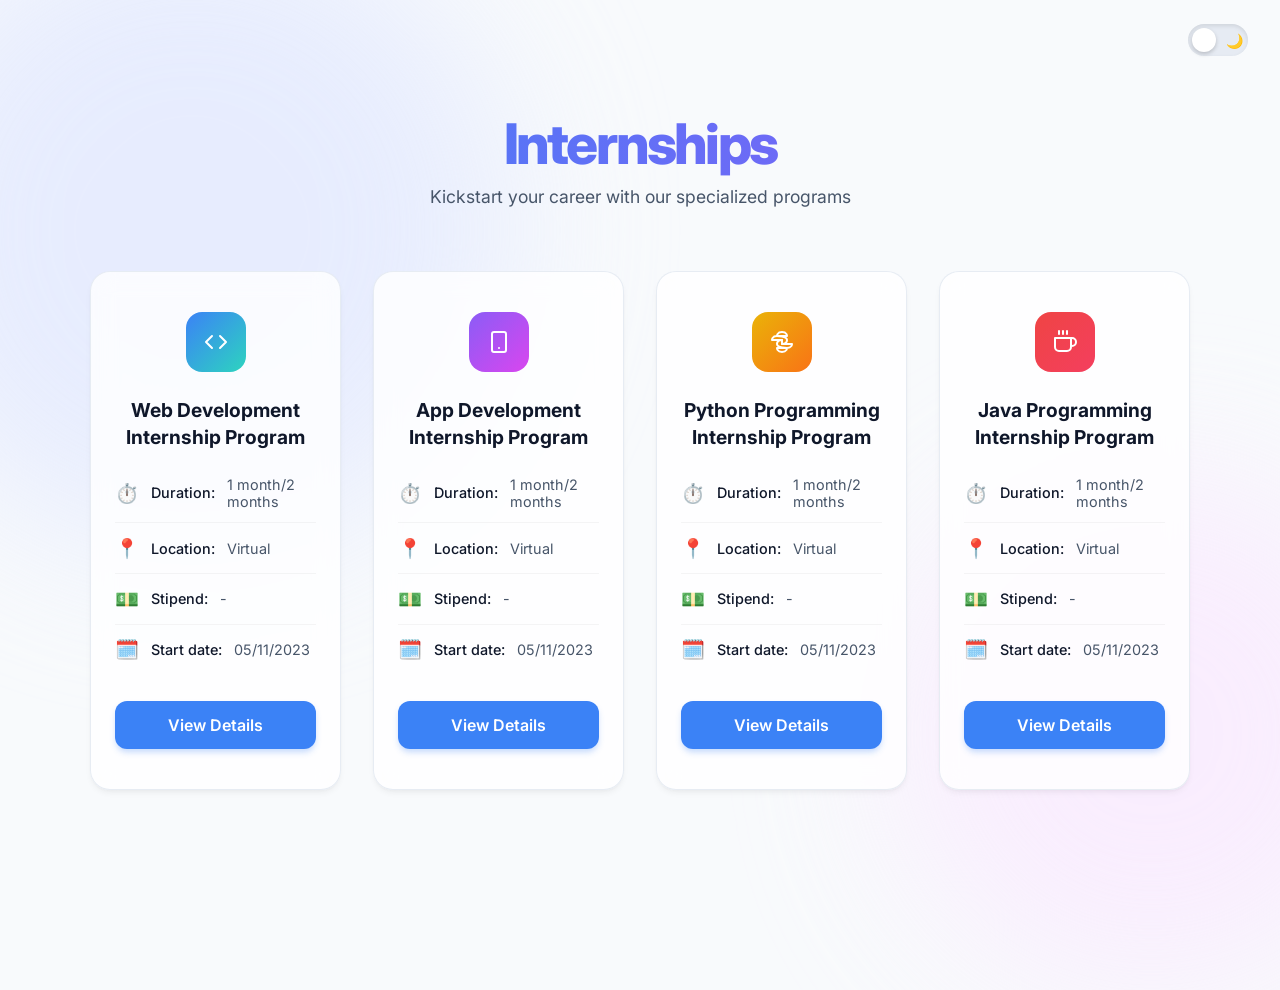
<file: index.html>
<!DOCTYPE html>
<html lang="en">
<head>
    <meta charset="UTF-8">
    <meta name="viewport" content="width=device-width, initial-scale=1.0">
    <title>Internships | Premium Programs</title>
    <meta name="description" content="Explore our premium internship programs in Web Development, App Development, Python, and Java.">
    <link rel="stylesheet" href="style.css">
    <link rel="preconnect" href="https://fonts.googleapis.com">
    <link rel="preconnect" href="https://fonts.gstatic.com" crossorigin>
    <link href="https://fonts.googleapis.com/css2?family=Inter:wght@400;500;600;700&display=swap" rel="stylesheet">
</head>
<body>
    <!-- Background Animated Blobs -->
    <div class="blob blob-1"></div>
    <div class="blob blob-2"></div>
    
    <div class="controls">
        <label class="switch">
            <input type="checkbox" id="theme-switch" aria-label="Toggle Dark Mode">
            <span class="slider round">
                <span class="icon">☀️</span>
                <span class="icon">🌙</span>
            </span>
        </label>
    </div>

    <div class="container">
        <header class="header">
            <h1 class="main-title">Internships</h1>
            <p class="subtitle">Kickstart your career with our specialized programs</p>
        </header>
        
        <div class="card-grid">
            <!-- Card 1 -->
            <div class="card">
                <div class="card-icon-wrapper web-icon">
                    <svg xmlns="http://www.w3.org/2000/svg" width="24" height="24" viewBox="0 0 24 24" fill="none" stroke="currentColor" stroke-width="2" stroke-linecap="round" stroke-linejoin="round"><polyline points="16 18 22 12 16 6"></polyline><polyline points="8 6 2 12 8 18"></polyline></svg>
                </div>
                <h2 class="card-title">Web Development<br>Internship Program</h2>
                <ul class="card-details">
                    <li>
                        <span class="icon">⏱️</span>
                        <span class="label">Duration:</span> 1 month/2 months
                    </li>
                    <li>
                        <span class="icon">📍</span>
                        <span class="label">Location:</span> Virtual
                    </li>
                    <li>
                        <span class="icon">💵</span>
                        <span class="label">Stipend:</span> -
                    </li>
                    <li>
                        <span class="icon">🗓️</span>
                        <span class="label">Start date:</span> 05/11/2023
                    </li>
                </ul>
                <a href="details.html?type=web" class="btn">View Details</a>
            </div>
            
            <!-- Card 2 -->
            <div class="card">
                <div class="card-icon-wrapper app-icon">
                    <svg xmlns="http://www.w3.org/2000/svg" width="24" height="24" viewBox="0 0 24 24" fill="none" stroke="currentColor" stroke-width="2" stroke-linecap="round" stroke-linejoin="round"><rect x="5" y="2" width="14" height="20" rx="2" ry="2"></rect><line x1="12" y1="18" x2="12.01" y2="18"></line></svg>
                </div>
                <h2 class="card-title">App Development<br>Internship Program</h2>
                <ul class="card-details">
                    <li>
                        <span class="icon">⏱️</span>
                        <span class="label">Duration:</span> 1 month/2 months
                    </li>
                    <li>
                        <span class="icon">📍</span>
                        <span class="label">Location:</span> Virtual
                    </li>
                    <li>
                        <span class="icon">💵</span>
                        <span class="label">Stipend:</span> -
                    </li>
                    <li>
                        <span class="icon">🗓️</span>
                        <span class="label">Start date:</span> 05/11/2023
                    </li>
                </ul>
                <a href="details.html?type=app" class="btn">View Details</a>
            </div>

            <!-- Card 3 -->
            <div class="card">
                <div class="card-icon-wrapper python-icon">
                    <svg xmlns="http://www.w3.org/2000/svg" width="24" height="24" viewBox="0 0 24 24" fill="none" stroke="currentColor" stroke-width="2" stroke-linecap="round" stroke-linejoin="round"><path d="M12 2C7 2 7 6 7 6H17C17 6 17 2 12 2ZM7 6C2 6 2 10 2 10H12C12 10 12 14 12 14C12 14 17 14 17 10C17 6 7 6 7 6Z"/><path d="M12 22C17 22 17 18 17 18H7C7 18 7 22 12 22ZM17 18C22 18 22 14 22 14H12C12 14 12 10 12 10C12 10 7 10 7 14C7 18 17 18 17 18Z"/></svg>
                </div>
                <h2 class="card-title">Python Programming<br>Internship Program</h2>
                <ul class="card-details">
                    <li>
                        <span class="icon">⏱️</span>
                        <span class="label">Duration:</span> 1 month/2 months
                    </li>
                    <li>
                        <span class="icon">📍</span>
                        <span class="label">Location:</span> Virtual
                    </li>
                    <li>
                        <span class="icon">💵</span>
                        <span class="label">Stipend:</span> -
                    </li>
                    <li>
                        <span class="icon">🗓️</span>
                        <span class="label">Start date:</span> 05/11/2023
                    </li>
                </ul>
                <a href="details.html?type=python" class="btn">View Details</a>
            </div>

            <!-- Card 4 -->
            <div class="card">
                <div class="card-icon-wrapper java-icon">
                    <svg xmlns="http://www.w3.org/2000/svg" width="24" height="24" viewBox="0 0 24 24" fill="none" stroke="currentColor" stroke-width="2" stroke-linecap="round" stroke-linejoin="round"><path d="M18 8h1a4 4 0 0 1 0 8h-1"></path><path d="M2 8h16v9a4 4 0 0 1-4 4H6a4 4 0 0 1-4-4V8z"></path><line x1="6" y1="1" x2="6" y2="4"></line><line x1="10" y1="1" x2="10" y2="4"></line><line x1="14" y1="1" x2="14" y2="4"></line></svg>
                </div>
                <h2 class="card-title">Java Programming<br>Internship Program</h2>
                <ul class="card-details">
                    <li>
                        <span class="icon">⏱️</span>
                        <span class="label">Duration:</span> 1 month/2 months
                    </li>
                    <li>
                        <span class="icon">📍</span>
                        <span class="label">Location:</span> Virtual
                    </li>
                    <li>
                        <span class="icon">💵</span>
                        <span class="label">Stipend:</span> -
                    </li>
                    <li>
                        <span class="icon">🗓️</span>
                        <span class="label">Start date:</span> 05/11/2023
                    </li>
                </ul>
                <a href="details.html?type=java" class="btn">View Details</a>
            </div>
        </div>
        </div>
    </div>
    
    <script>
        const toggleSwitch = document.getElementById('theme-switch');
        const currentTheme = localStorage.getItem('theme');

        if (currentTheme) {
            document.documentElement.setAttribute('data-theme', currentTheme);
            if (currentTheme === 'dark') {
                toggleSwitch.checked = true;
            }
        }

        function switchTheme(e) {
            if (e.target.checked) {
                document.documentElement.setAttribute('data-theme', 'dark');
                localStorage.setItem('theme', 'dark');
            } else {
                document.documentElement.setAttribute('data-theme', 'light');
                localStorage.setItem('theme', 'light');
            }    
        }

        toggleSwitch.addEventListener('change', switchTheme, false);

        // Spotlight effect on cards
        const cards = document.querySelectorAll('.card');
        cards.forEach(card => {
            card.addEventListener('mousemove', e => {
                const rect = card.getBoundingClientRect();
                const x = e.clientX - rect.left;
                const y = e.clientY - rect.top;
                card.style.setProperty('--mouse-x', `${x}px`);
                card.style.setProperty('--mouse-y', `${y}px`);
            });
        });
    </script>
</body>
</html>
</file>
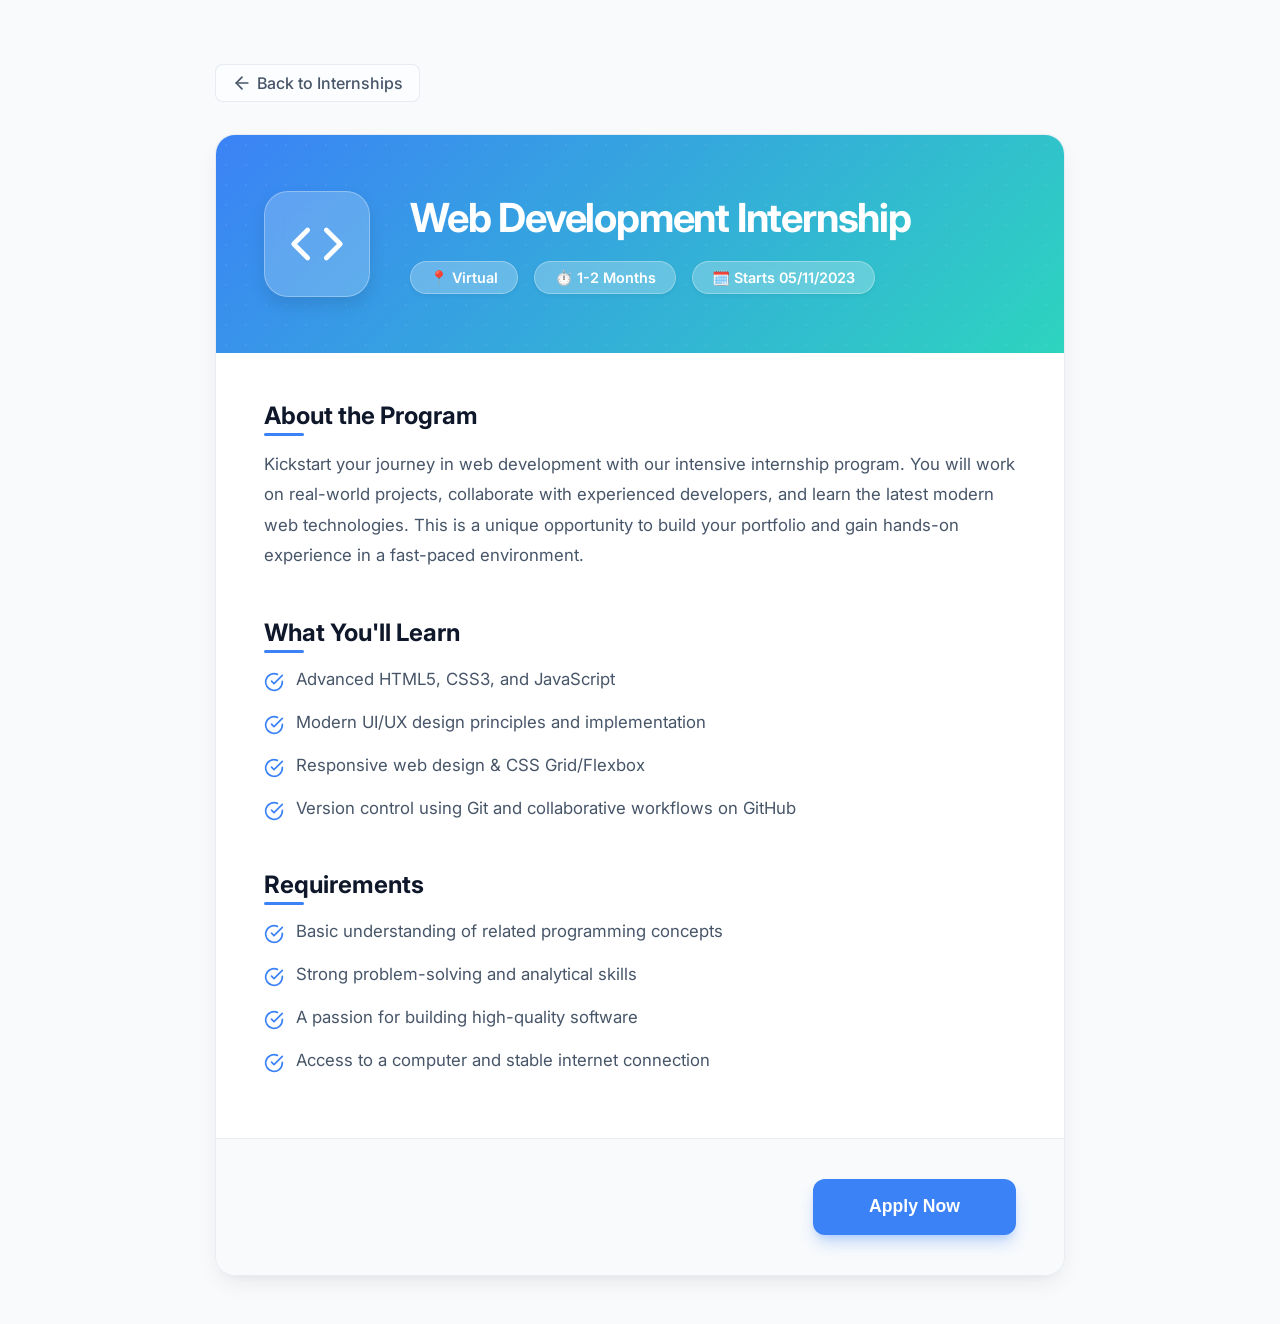
<file: details.html>
<!DOCTYPE html>
<html lang="en">
<head>
    <meta charset="UTF-8">
    <meta name="viewport" content="width=device-width, initial-scale=1.0">
    <title>Internship Details | Premium Programs</title>
    <link rel="stylesheet" href="style.css">
    <link rel="stylesheet" href="details.css">
    <link rel="preconnect" href="https://fonts.googleapis.com">
    <link rel="preconnect" href="https://fonts.gstatic.com" crossorigin>
    <link href="https://fonts.googleapis.com/css2?family=Inter:wght@400;500;600;700&display=swap" rel="stylesheet">
</head>
<body>
    <div class="container details-container">
        <a href="index.html" class="back-link">
            <svg xmlns="http://www.w3.org/2000/svg" width="20" height="20" viewBox="0 0 24 24" fill="none" stroke="currentColor" stroke-width="2" stroke-linecap="round" stroke-linejoin="round" style="margin-right: 5px; vertical-align: middle;"><line x1="19" y1="12" x2="5" y2="12"></line><polyline points="12 19 5 12 12 5"></polyline></svg>
            Back to Internships
        </a>
        
        <div class="details-card">
            <div class="details-header" id="program-header">
                <div class="details-icon-wrapper" id="program-icon">
                    <!-- Icon dynamically loaded -->
                </div>
                <div>
                    <h1 class="details-title" id="program-title">Internship Program</h1>
                    <div class="details-tags">
                        <span class="tag">📍 Virtual</span>
                        <span class="tag">⏱️ 1-2 Months</span>
                        <span class="tag">🗓️ Starts 05/11/2023</span>
                    </div>
                </div>
            </div>
            
            <div class="details-content">
                <section>
                    <h2>About the Program</h2>
                    <p id="program-about">Loading program details...</p>
                </section>
                
                <section>
                    <h2>What You'll Learn</h2>
                    <ul class="learning-list" id="program-learn">
                        <!-- Loaded dynamically -->
                    </ul>
                </section>
                
                <section>
                    <h2>Requirements</h2>
                    <ul class="learning-list">
                        <li>Basic understanding of related programming concepts</li>
                        <li>Strong problem-solving and analytical skills</li>
                        <li>A passion for building high-quality software</li>
                        <li>Access to a computer and stable internet connection</li>
                    </ul>
                </section>
            </div>
            
            <div class="details-footer">
                <button class="btn apply-btn" onclick="alert('Thank you for your interest! Your application has been submitted successfully.')">Apply Now</button>
            </div>
        </div>
    </div>

    <script>
        const detailsData = {
            web: {
                title: "Web Development Internship",
                gradient: "linear-gradient(135deg, #3b82f6, #2dd4bf)",
                icon: `<svg xmlns="http://www.w3.org/2000/svg" viewBox="0 0 24 24" fill="none" stroke="currentColor" stroke-width="2" stroke-linecap="round" stroke-linejoin="round"><polyline points="16 18 22 12 16 6"></polyline><polyline points="8 6 2 12 8 18"></polyline></svg>`,
                about: "Kickstart your journey in web development with our intensive internship program. You will work on real-world projects, collaborate with experienced developers, and learn the latest modern web technologies. This is a unique opportunity to build your portfolio and gain hands-on experience in a fast-paced environment.",
                learn: [
                    "Advanced HTML5, CSS3, and JavaScript",
                    "Modern UI/UX design principles and implementation",
                    "Responsive web design & CSS Grid/Flexbox",
                    "Version control using Git and collaborative workflows on GitHub"
                ]
            },
            app: {
                title: "App Development Internship",
                gradient: "linear-gradient(135deg, #8b5cf6, #d946ef)",
                icon: `<svg xmlns="http://www.w3.org/2000/svg" viewBox="0 0 24 24" fill="none" stroke="currentColor" stroke-width="2" stroke-linecap="round" stroke-linejoin="round"><rect x="5" y="2" width="14" height="20" rx="2" ry="2"></rect><line x1="12" y1="18" x2="12.01" y2="18"></line></svg>`,
                about: "Dive deep into mobile application development. Learn how to design, develop, and deploy fully functional mobile apps for iOS and Android platforms. You'll understand the full mobile app lifecycle from wireframing to App Store deployment.",
                learn: [
                    "Cross-platform app development basics",
                    "Mobile UI/UX design patterns and gestures",
                    "State management and RESTful API integration",
                    "App store deployment processes and optimization"
                ]
            },
            python: {
                title: "Python Programming Internship",
                gradient: "linear-gradient(135deg, #eab308, #f97316)",
                icon: `<svg xmlns="http://www.w3.org/2000/svg" viewBox="0 0 24 24" fill="none" stroke="currentColor" stroke-width="2" stroke-linecap="round" stroke-linejoin="round"><path d="M12 2C7 2 7 6 7 6H17C17 6 17 2 12 2ZM7 6C2 6 2 10 2 10H12C12 10 12 14 12 14C12 14 17 14 17 10C17 6 7 6 7 6Z"/><path d="M12 22C17 22 17 18 17 18H7C7 18 7 22 12 22ZM17 18C22 18 22 14 22 14H12C12 14 12 10 12 10C12 10 7 10 7 14C7 18 17 18 17 18Z"/></svg>`,
                about: "Master Python programming through practical, hands-on projects. This program covers everything from core Python concepts to advanced applications in data science, automation, and backend development. Build a robust foundation for a career in software engineering or data.",
                learn: [
                    "Core Python fundamentals and advanced data structures",
                    "Data analysis and visualization using industry libraries",
                    "Backend API development and web scraping",
                    "Task automation and scripting"
                ]
            },
            java: {
                title: "Java Programming Internship",
                gradient: "linear-gradient(135deg, #ef4444, #f43f5e)",
                icon: `<svg xmlns="http://www.w3.org/2000/svg" viewBox="0 0 24 24" fill="none" stroke="currentColor" stroke-width="2" stroke-linecap="round" stroke-linejoin="round"><path d="M18 8h1a4 4 0 0 1 0 8h-1"></path><path d="M2 8h16v9a4 4 0 0 1-4 4H6a4 4 0 0 1-4-4V8z"></path><line x1="6" y1="1" x2="6" y2="4"></line><line x1="10" y1="1" x2="10" y2="4"></line><line x1="14" y1="1" x2="14" y2="4"></line></svg>`,
                about: "Build robust, scalable enterprise applications with Java. Learn object-oriented programming principles, application design, and industry-standard frameworks used globally by top tech companies to power critical infrastructure.",
                learn: [
                    "Deep dive into Object-Oriented Programming (OOP) in Java",
                    "Spring Boot framework basics for enterprise apps",
                    "Database connectivity (JDBC) and management",
                    "Software design patterns and best practices"
                ]
            }
        };

        // Parse the URL parameter to determine which content to load
        const urlParams = new URLSearchParams(window.location.search);
        const type = urlParams.get('type') || 'web'; // Default to web if no param
        const data = detailsData[type];

        if (data) {
            // Inject dynamic data
            document.getElementById('program-title').innerText = data.title;
            document.getElementById('program-header').style.background = data.gradient;
            document.getElementById('program-icon').innerHTML = data.icon;
            document.getElementById('program-about').innerText = data.about;
            
            const learnList = document.getElementById('program-learn');
            learnList.innerHTML = '';
            data.learn.forEach(item => {
                const li = document.createElement('li');
                li.innerText = item;
                learnList.appendChild(li);
            });
            
            // Set dynamic page title
            document.title = `${data.title} | Premium Programs`;
        }
    </script>
</body>
</html>
</file>
<file: style.css>
:root {
    --primary-color: #3b82f6;
    --primary-hover: #2563eb;
    --bg-color: #f8fafc;
    --card-bg: rgba(255, 255, 255, 0.8);
    --text-main: #0f172a;
    --text-muted: #475569;
    --border-color: rgba(226, 232, 240, 0.8);
    --blob-1: #e0e7ff;
    --blob-2: #fae8ff;
}

[data-theme="dark"] {
    --primary-color: #60a5fa;
    --primary-hover: #3b82f6;
    --bg-color: #0f172a;
    --card-bg: rgba(30, 41, 59, 0.7);
    --text-main: #f8fafc;
    --text-muted: #94a3b8;
    --border-color: rgba(51, 65, 85, 0.8);
    --blob-1: #1e1b4b;
    --blob-2: #312e81;
}

* {
    margin: 0;
    padding: 0;
    box-sizing: border-box;
}

body {
    font-family: 'Inter', sans-serif;
    background-color: var(--bg-color);
    color: var(--text-main);
    min-height: 100vh;
    display: flex;
    justify-content: center;
    align-items: center;
    padding: 3rem 1.5rem;
    transition: background-color 0.5s ease, color 0.5s ease;
    position: relative;
    overflow-x: hidden;
}

.container {
    max-width: 1100px;
    width: 100%;
}

.header {
    text-align: center;
    margin-bottom: 4rem;
    animation: fadeInDown 0.8s ease-out;
}

.main-title {
    font-size: 3.5rem;
    font-weight: 800;
    letter-spacing: -0.05em;
    margin-bottom: 0.5rem;
    background: linear-gradient(to right, var(--primary-color), #8b5cf6, #ec4899, var(--primary-color));
    background-size: 300% auto;
    color: transparent;
    -webkit-background-clip: text;
    background-clip: text;
    animation: shine 5s linear infinite;
    transition: color 0.4s ease;
}

@keyframes shine {
    to { background-position: 300% center; }
}

.subtitle {
    font-size: 1.1rem;
    color: var(--text-muted);
}

.card-grid {
    display: grid;
    grid-template-columns: repeat(auto-fit, minmax(250px, 1fr));
    gap: 2rem;
}

.card {
    background-color: var(--card-bg);
    backdrop-filter: blur(12px);
    border: 1px solid var(--border-color);
    border-radius: 20px;
    padding: 2.5rem 1.5rem;
    display: flex;
    flex-direction: column;
    align-items: center;
    text-align: center;
    box-shadow: 0 4px 6px -1px rgba(0, 0, 0, 0.05), 0 2px 4px -1px rgba(0, 0, 0, 0.03);
    transition: all 0.4s cubic-bezier(0.175, 0.885, 0.32, 1.275), background-color 0.5s ease, border-color 0.5s ease;
    position: relative;
    overflow: hidden;
    animation: fadeInUp 0.8s ease-out forwards;
    opacity: 0;
}

/* Spotlight Hover Effect */
.card::after {
    content: "";
    position: absolute;
    top: 0; left: 0; width: 100%; height: 100%;
    background: radial-gradient(
        800px circle at var(--mouse-x, 50%) var(--mouse-y, 50%), 
        rgba(59, 130, 246, 0.08),
        transparent 40%
    );
    z-index: 0;
    pointer-events: none;
    opacity: 0;
    transition: opacity 0.4s;
}

[data-theme="dark"] .card::after {
    background: radial-gradient(
        600px circle at var(--mouse-x, 50%) var(--mouse-y, 50%), 
        rgba(255, 255, 255, 0.08),
        transparent 40%
    );
}

.card:hover::after {
    opacity: 1;
}

/* Ensure content is above spotlight */
.card-icon-wrapper, .card-title, .card-details, .btn {
    position: relative;
    z-index: 1;
}

/* Staggered animation delays for cards */
.card:nth-child(1) { animation-delay: 0.1s; }
.card:nth-child(2) { animation-delay: 0.2s; }
.card:nth-child(3) { animation-delay: 0.3s; }
.card:nth-child(4) { animation-delay: 0.4s; }

/* Gradient top border effect on hover */
.card::before {
    content: '';
    position: absolute;
    top: 0;
    left: 0;
    width: 100%;
    height: 5px;
    background: linear-gradient(90deg, #3b82f6, #8b5cf6, #ec4899);
    background-size: 200% 200%;
    opacity: 0;
    transition: opacity 0.3s ease;
    animation: gradientShift 3s ease infinite;
}

.card:hover {
    transform: translateY(-12px);
    box-shadow: 0 20px 25px -5px rgba(0, 0, 0, 0.1), 0 10px 10px -5px rgba(0, 0, 0, 0.04);
    border-color: var(--primary-color);
    background-color: var(--card-bg);
}

.card:hover::before {
    opacity: 1;
}

.card-icon-wrapper {
    width: 60px;
    height: 60px;
    border-radius: 16px;
    display: flex;
    justify-content: center;
    align-items: center;
    margin-bottom: 1.5rem;
    color: white;
    transition: transform 0.3s ease;
}

.card:hover .card-icon-wrapper {
    transform: scale(1.1) rotate(5deg);
}

.web-icon { background: linear-gradient(135deg, #3b82f6, #2dd4bf); }
.app-icon { background: linear-gradient(135deg, #8b5cf6, #d946ef); }
.python-icon { background: linear-gradient(135deg, #eab308, #f97316); }
.java-icon { background: linear-gradient(135deg, #ef4444, #f43f5e); }

.card-title {
    font-size: 1.2rem;
    font-weight: 700;
    margin-bottom: 1.5rem;
    line-height: 1.4;
    color: var(--text-main);
    min-height: 3.5rem;
    display: flex;
    align-items: center;
    justify-content: center;
}

.card-details {
    list-style: none;
    width: 100%;
    text-align: left;
    margin-bottom: 2.5rem;
    flex-grow: 1;
}

.card-details li {
    font-size: 0.9rem;
    color: var(--text-muted);
    margin-bottom: 0.8rem;
    display: flex;
    align-items: center;
    gap: 0.75rem;
    padding-bottom: 0.8rem;
    border-bottom: 1px solid rgba(0,0,0,0.04);
}

.card-details li:last-child {
    margin-bottom: 0;
    padding-bottom: 0;
    border-bottom: none;
}

.label {
    font-weight: 500;
    color: var(--text-main);
}

.icon {
    font-size: 1.2rem;
}

.btn {
    display: inline-block;
    width: 100%;
    padding: 0.875rem 1.5rem;
    background-color: var(--primary-color);
    color: white;
    text-decoration: none;
    font-weight: 600;
    border-radius: 12px;
    transition: all 0.2s ease;
    box-shadow: 0 4px 6px -1px rgba(59, 130, 246, 0.3);
}

.btn:hover {
    background-color: var(--primary-hover);
    box-shadow: 0 6px 12px -2px rgba(59, 130, 246, 0.4);
    transform: translateY(-2px);
}

.btn:active {
    transform: translateY(0);
}

/* Animations */
@keyframes fadeInUp {
    from {
        opacity: 0;
        transform: translateY(20px);
    }
    to {
        opacity: 1;
        transform: translateY(0);
    }
}

@keyframes fadeInDown {
    from {
        opacity: 0;
        transform: translateY(-20px);
    }
    to {
        opacity: 1;
        transform: translateY(0);
    }
}

@keyframes gradientShift {
    0% { background-position: 0% 50%; }
    50% { background-position: 100% 50%; }
    100% { background-position: 0% 50%; }
}

@media (max-width: 768px) {
    .main-title {
        font-size: 2.5rem;
    }
    
    .card-grid {
        grid-template-columns: 1fr;
        max-width: 400px;
        margin: 0 auto;
    }
}

/* --- Theme Switch & Blobs --- */
.blob {
    position: absolute;
    filter: blur(80px);
    z-index: -1;
    opacity: 0.7;
    animation: float 10s infinite alternate;
}
.blob-1 {
    top: -10%; left: -10%;
    width: 50vw; height: 50vw;
    background-color: var(--blob-1);
    border-radius: 50%;
}
.blob-2 {
    bottom: -10%; right: -10%;
    width: 40vw; height: 40vw;
    background-color: var(--blob-2);
    border-radius: 50%;
    animation-delay: -5s;
}

@keyframes float {
    0% { transform: translate(0, 0) scale(1); }
    100% { transform: translate(5%, 10%) scale(1.1); }
}

.controls {
    position: absolute;
    top: 1.5rem;
    right: 2rem;
    z-index: 10;
}
.switch {
    position: relative;
    display: inline-block;
    width: 60px;
    height: 32px;
}
.switch input { opacity: 0; width: 0; height: 0; }
.slider {
    position: absolute;
    cursor: pointer;
    top: 0; left: 0; right: 0; bottom: 0;
    background-color: rgba(226, 232, 240, 0.8);
    transition: .4s;
    display: flex;
    align-items: center;
    justify-content: space-between;
    padding: 0 5px;
    box-shadow: inset 0 2px 4px rgba(0,0,0,0.1);
}
[data-theme="dark"] .slider {
    background-color: rgba(51, 65, 85, 0.8);
}
.slider .icon { font-size: 14px; z-index: 1; }
.slider:before {
    position: absolute;
    content: "";
    height: 24px;
    width: 24px;
    left: 4px;
    bottom: 4px;
    background-color: white;
    transition: .4s;
    z-index: 2;
    box-shadow: 0 2px 4px rgba(0,0,0,0.2);
}
input:checked + .slider:before { transform: translateX(28px); }
.slider.round { border-radius: 34px; }
.slider.round:before { border-radius: 50%; }
</file>
<file: details.css>
/* --- Details Page Specific Styles --- */
.details-container {
    max-width: 850px;
    margin-top: 1rem;
}

.back-link {
    display: inline-flex;
    align-items: center;
    margin-bottom: 2rem;
    color: var(--text-muted);
    text-decoration: none;
    font-weight: 500;
    transition: all 0.2s;
    background: rgba(255, 255, 255, 0.5);
    padding: 0.5rem 1rem;
    border-radius: 8px;
    border: 1px solid var(--border-color);
}

.back-link:hover {
    color: var(--primary-hover);
    background: white;
    transform: translateX(-4px);
    box-shadow: 0 4px 6px -1px rgba(0, 0, 0, 0.05);
}

.details-card {
    background-color: var(--card-bg);
    backdrop-filter: blur(12px);
    border: 1px solid var(--border-color);
    border-radius: 20px;
    overflow: hidden;
    box-shadow: 0 10px 25px -5px rgba(0, 0, 0, 0.08), 0 8px 10px -6px rgba(0, 0, 0, 0.04);
    animation: fadeInUp 0.6s cubic-bezier(0.16, 1, 0.3, 1) forwards;
}

.details-header {
    padding: 3.5rem 3rem;
    color: white;
    display: flex;
    align-items: center;
    gap: 2.5rem;
    background: linear-gradient(135deg, #3b82f6, #2dd4bf); /* Default fallback */
    transition: background 0.5s ease;
    position: relative;
    overflow: hidden;
}

/* Add a subtle overlay texture to the header */
.details-header::after {
    content: '';
    position: absolute;
    top: 0; left: 0; right: 0; bottom: 0;
    background-image: radial-gradient(rgba(255,255,255,0.2) 1px, transparent 1px);
    background-size: 20px 20px;
    opacity: 0.3;
    pointer-events: none;
}

.details-icon-wrapper {
    background: rgba(255, 255, 255, 0.2);
    padding: 1.5rem;
    border-radius: 24px;
    backdrop-filter: blur(10px);
    display: flex;
    box-shadow: 0 8px 16px rgba(0,0,0,0.1);
    border: 1px solid rgba(255,255,255,0.3);
    z-index: 1;
}

.details-icon-wrapper svg {
    width: 56px;
    height: 56px;
}

.details-title {
    font-size: 2.5rem;
    margin-bottom: 1.2rem;
    letter-spacing: -0.03em;
    color: #ffffff;
    line-height: 1.2;
    z-index: 1;
    position: relative;
}

.details-tags {
    display: flex;
    gap: 1rem;
    flex-wrap: wrap;
    z-index: 1;
    position: relative;
}

.tag {
    background: rgba(255, 255, 255, 0.25);
    padding: 0.4rem 1.2rem;
    border-radius: 50px;
    font-size: 0.9rem;
    font-weight: 600;
    backdrop-filter: blur(8px);
    border: 1px solid rgba(255,255,255,0.3);
    box-shadow: 0 2px 4px rgba(0,0,0,0.05);
}

.details-content {
    padding: 3rem;
    background: #ffffff;
}

.details-content section {
    margin-bottom: 3rem;
    animation: fadeInUp 0.8s ease-out forwards;
    opacity: 0;
}

.details-content section:nth-child(1) { animation-delay: 0.2s; }
.details-content section:nth-child(2) { animation-delay: 0.3s; }
.details-content section:nth-child(3) { animation-delay: 0.4s; }

.details-content section:last-child {
    margin-bottom: 0;
}

.details-content h2 {
    font-size: 1.5rem;
    color: var(--text-main);
    margin-bottom: 1.2rem;
    display: inline-block;
    position: relative;
}

.details-content h2::after {
    content: '';
    position: absolute;
    bottom: -6px;
    left: 0;
    width: 40px;
    height: 3px;
    background: var(--primary-color);
    border-radius: 2px;
}

.details-content p {
    color: var(--text-muted);
    line-height: 1.8;
    font-size: 1.05rem;
}

.learning-list {
    list-style: none;
}

.learning-list li {
    position: relative;
    padding-left: 2rem;
    margin-bottom: 1rem;
    color: var(--text-muted);
    line-height: 1.6;
    font-size: 1.05rem;
    display: flex;
    align-items: flex-start;
}

.learning-list li::before {
    content: '';
    position: absolute;
    left: 0;
    top: 6px;
    width: 20px;
    height: 20px;
    background-image: url('data:image/svg+xml;utf8,<svg xmlns="http://www.w3.org/2000/svg" viewBox="0 0 24 24" fill="none" stroke="%233b82f6" stroke-width="2" stroke-linecap="round" stroke-linejoin="round"><path d="M22 11.08V12a10 10 0 1 1-5.93-9.14"></path><polyline points="22 4 12 14.01 9 11.01"></polyline></svg>');
    background-size: contain;
    background-repeat: no-repeat;
}

.details-footer {
    padding: 2.5rem 3rem;
    background-color: #f8fafc;
    border-top: 1px solid var(--border-color);
    display: flex;
    justify-content: flex-end;
    align-items: center;
}

.apply-btn {
    width: auto;
    padding: 1.1rem 3.5rem;
    font-size: 1.1rem;
    box-shadow: 0 10px 15px -3px rgba(59, 130, 246, 0.3), 0 4px 6px -2px rgba(59, 130, 246, 0.15);
    border: none;
    cursor: pointer;
}

.apply-btn:hover {
    box-shadow: 0 14px 20px -3px rgba(59, 130, 246, 0.4), 0 6px 8px -2px rgba(59, 130, 246, 0.2);
    transform: translateY(-3px);
}

@media (max-width: 768px) {
    .details-header {
        flex-direction: column;
        text-align: center;
        padding: 2.5rem 1.5rem;
        gap: 1.5rem;
    }
    
    .details-tags {
        justify-content: center;
    }
    
    .details-content {
        padding: 2rem 1.5rem;
    }
    
    .details-footer {
        padding: 2rem 1.5rem;
        justify-content: center;
    }
    
    .apply-btn {
        width: 100%;
    }
    
    .details-title {
        font-size: 2rem;
    }
}
</file>
